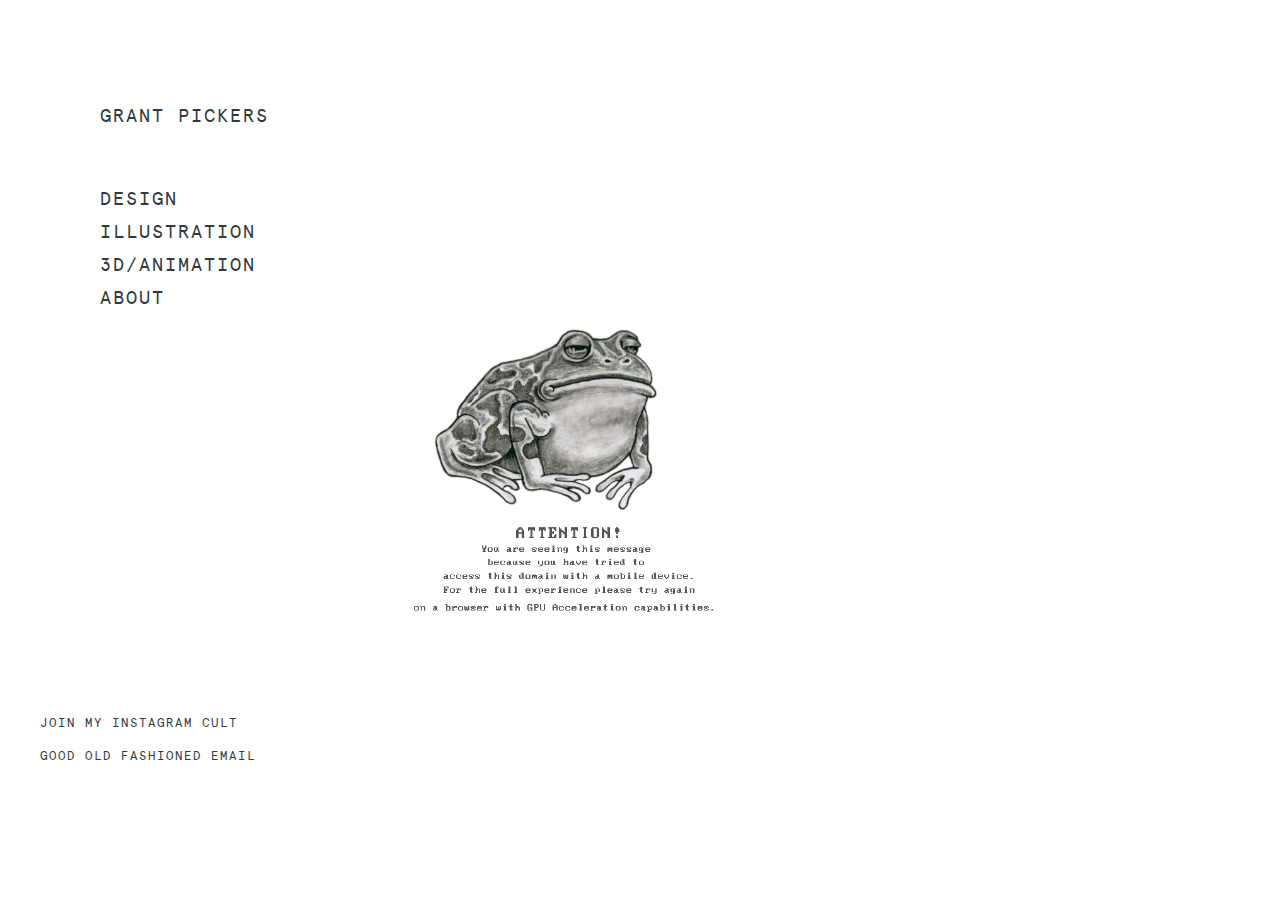
<file: index.html>
<doctype !html>
<html>
<head>
<meta name="viewport" content="width=device-width, initial-scale=1">
<link rel="stylesheet" type="text/css" href="./css/style.css">
</head>
<div class="wrapper">
  <header class="header"><a href=index.html>GRANT PICKERS</a></header>
  <aside class="sidebar">
<a href=design.html>Design</a></br>
<a href=illustration.html>Illustration</a></br>
<a href=3d.html>3D/Animation</a></br>
<a href=about.html>About</a></br>
</aside>
  <article class="content">
<div class="row">
 <div class="column">
    <img src=images/img_1.png>
  </div>
</div>
</div>
<a href=https://www.instagram.com/ahlworthington>Join my instagram cult</a>
  </article>
  <footer class="footer"><a href="mailto:grantpickers@gmail.com?
  Subject= Send Help">GOOD OLD FASHIONED EMAIL</a></footer>
</div>




<script src="css/changer.js">


</body>
</html>
</file>
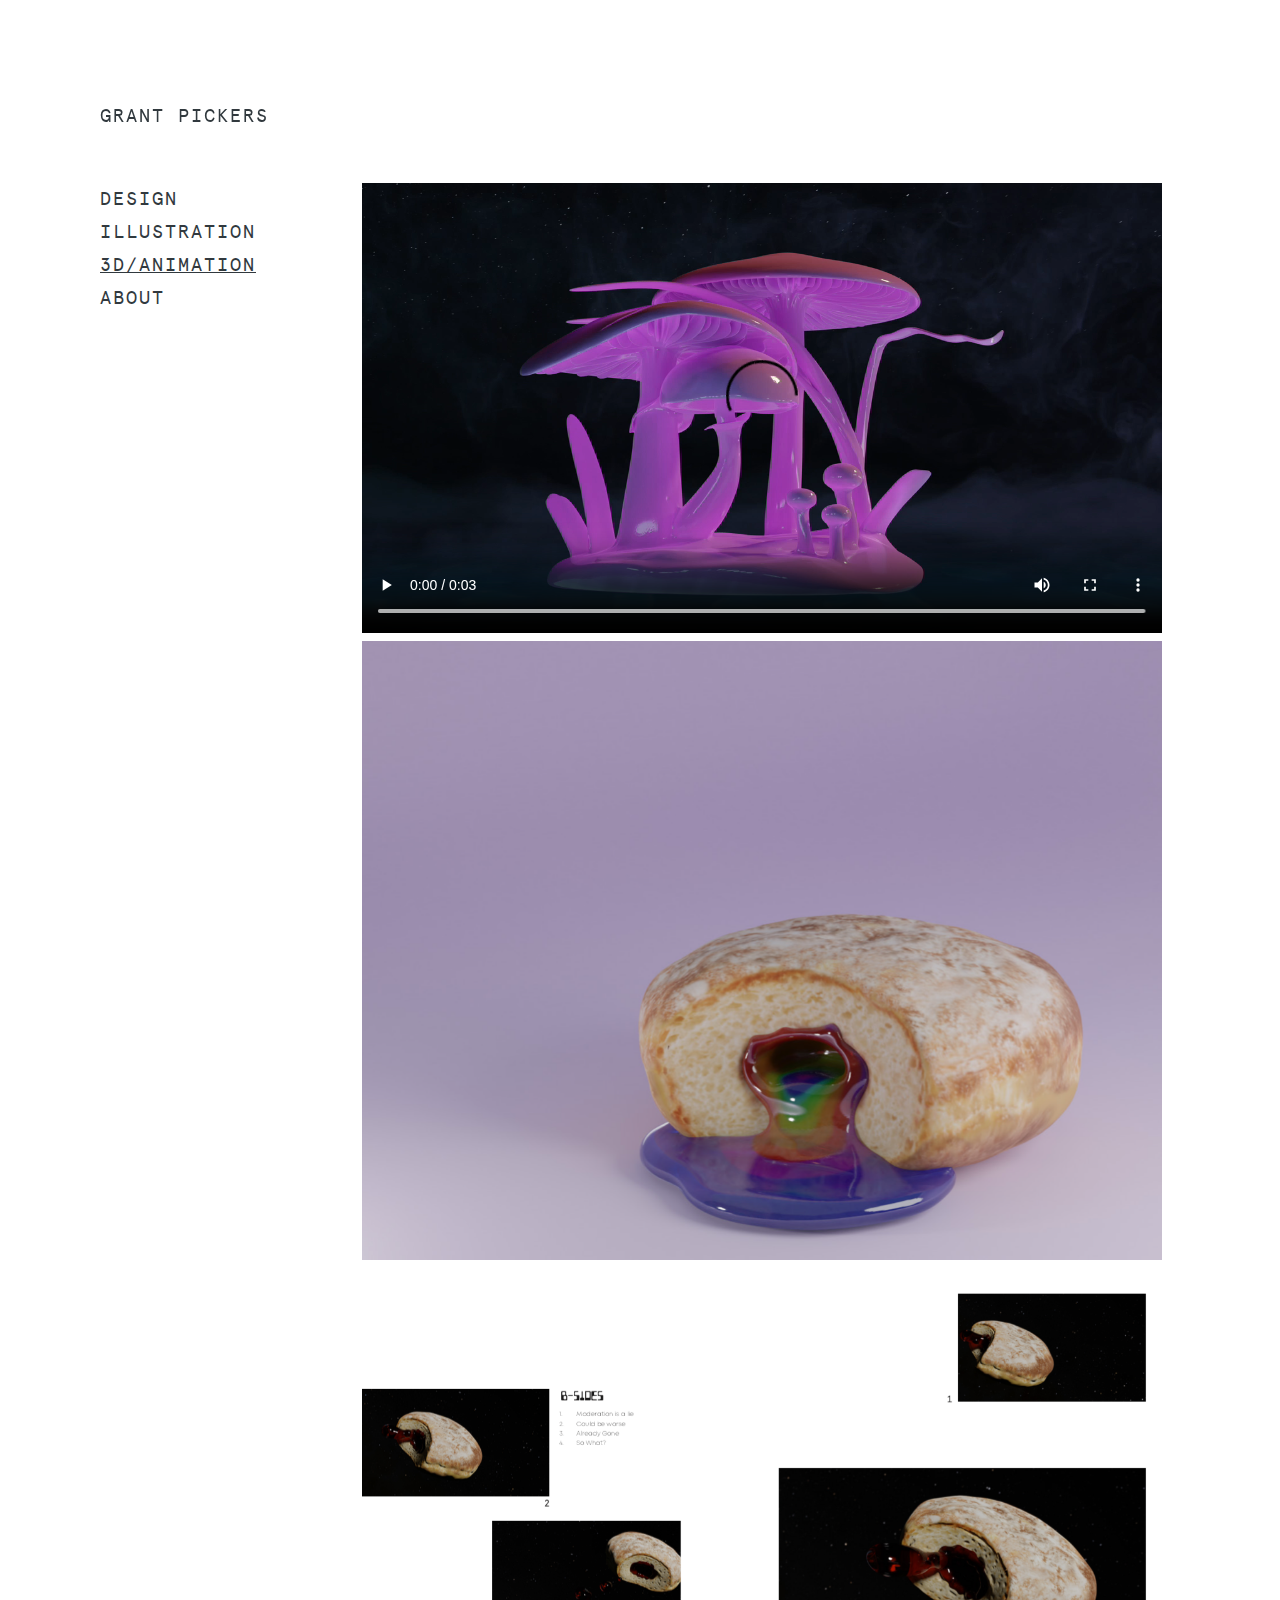
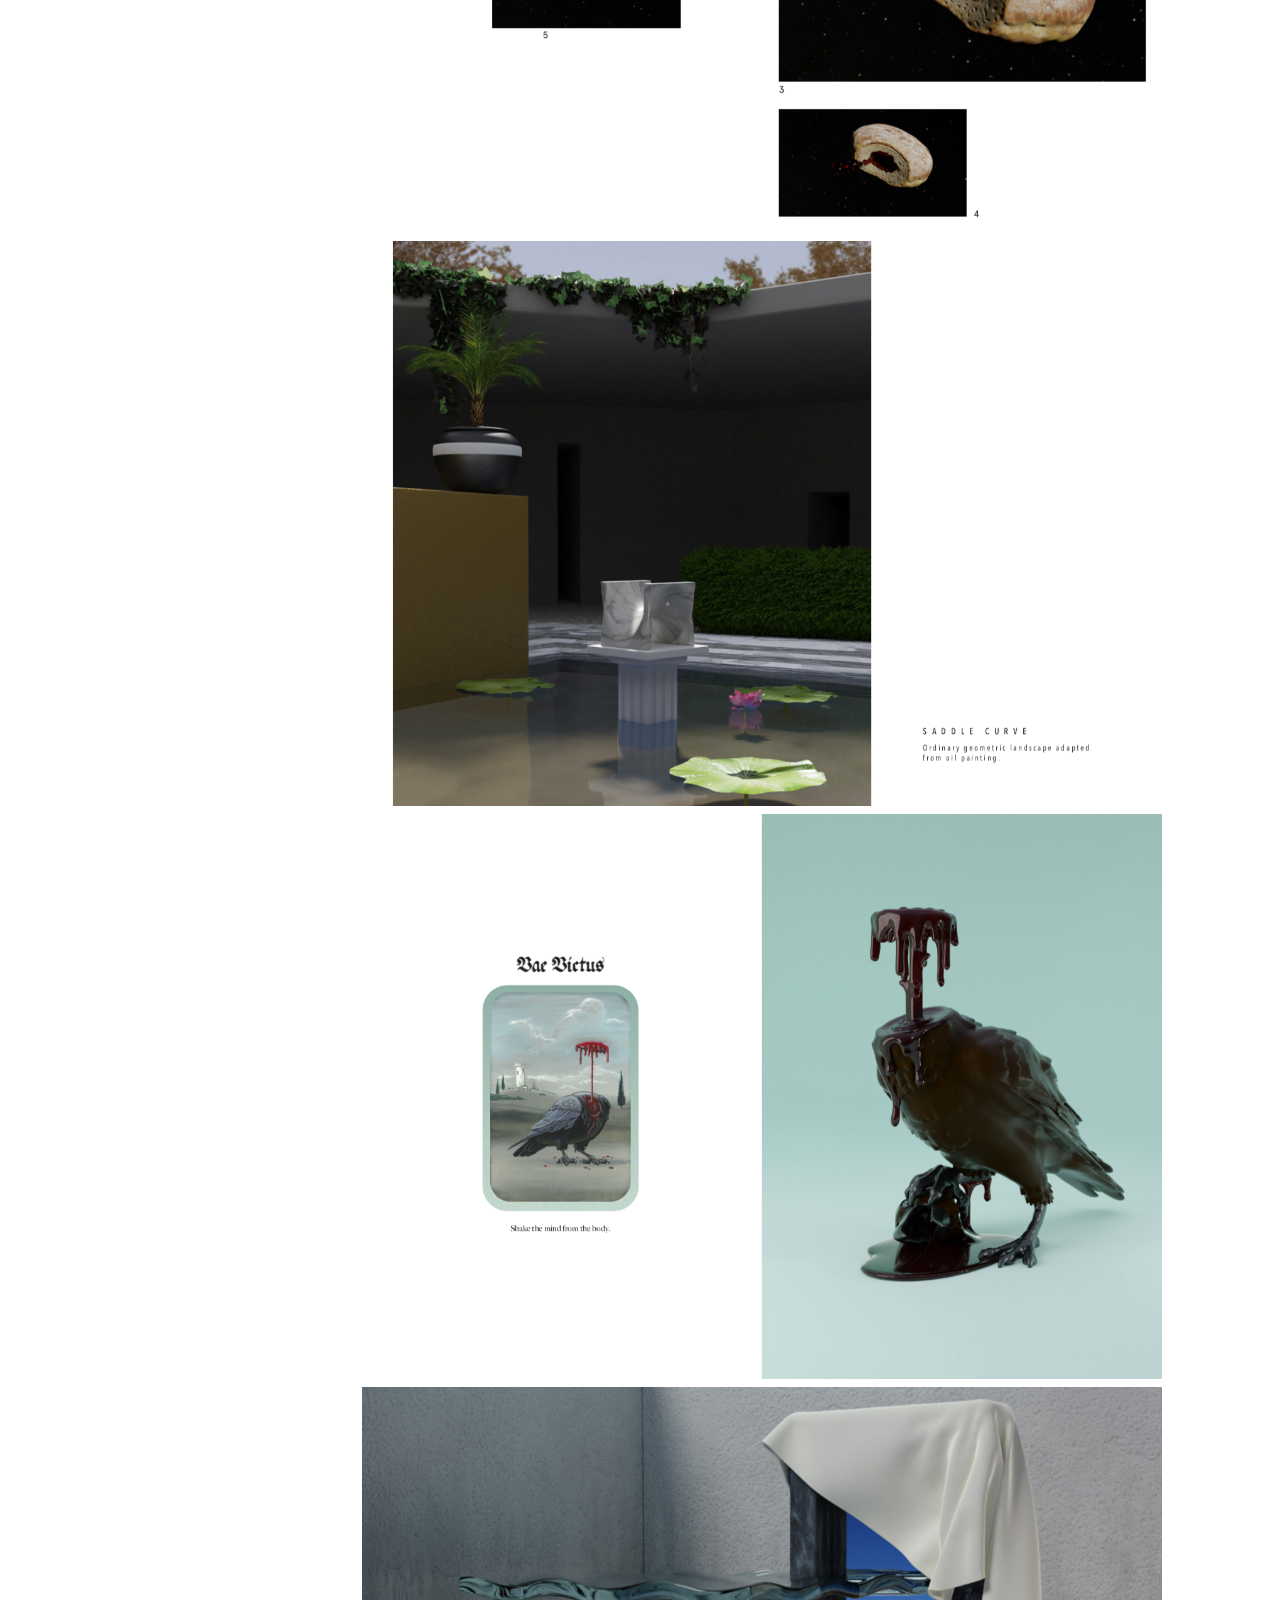
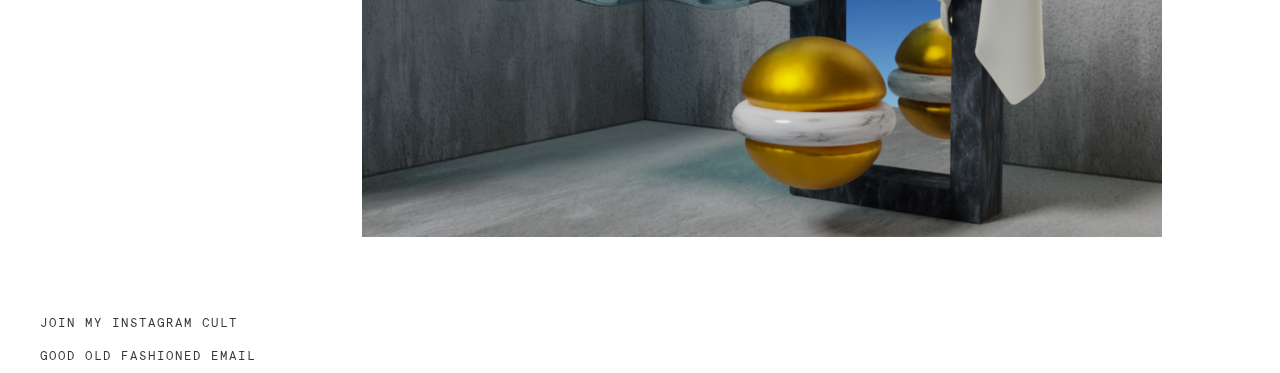
<file: 3d.html>
<doctype !html>
<html>
<head>
<meta name="viewport" content="width=device-width, initial-scale=1">
<link rel="stylesheet" type="text/css" href="./css/style.css">
<link href="https://fonts.googleapis.com/css?family=Press+Start+2P&display=swap" rel="stylesheet">
</head>
<div class="wrapper">
  <header class="header"><a href=index.html>GRANT PICKERS</a></header>
  <aside class="sidebar">
<a href=design.html>DESIGN</a></br>
<a href=illustration.html>ILLUSTRATION</a></br>
<u>3D/ANIMATION</u></br>
<a href=about.html>ABOUT</a></br>
</aside>
  <article class="content">
<div class="row">
 <div class="columnv">
 <video controls id="vid" loop>
  <source src=softvid.mp4 type=video/mp4>
  Your browser does not support the video tag.
</video>
    <img src=images/rainbow.png>
    <img src=images/nutspread.png>
    <img src=images/saddle.png>
    <img src=images/headbird.png>
    <img src=images/vanity.png>
  </div>
</div>

</div>
</div>
<a href=https://www.instagram.com/ahlworthington>Join my instagram cult</a>
  </article>
  <footer class="footer"><a href="mailto:grantpickers@gmail.com?
  Subject= Send Help">GOOD OLD FASHIONED EMAIL</a></footer>
</div>




<script src="css/changer.js">
<script src="https://gist.github.com/joeyespo/ffb54e5c5d27f762713c.js"></script>


</body>
</html>
</file>
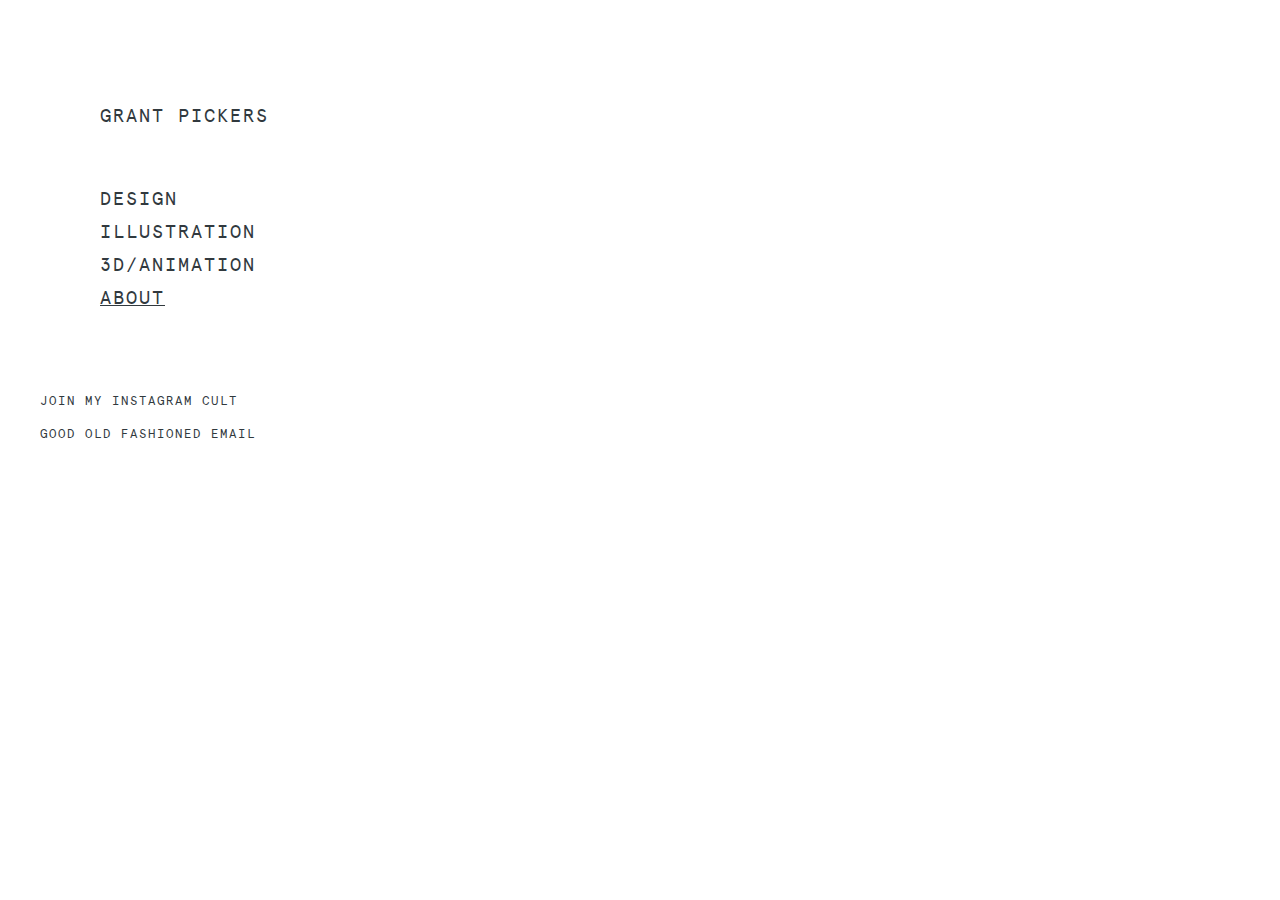
<file: about.html>
<doctype !html>
<html>
<head>
<meta name="viewport" content="width=device-width, initial-scale=1">
<link rel="stylesheet" type="text/css" href="./css/style.css">
<link href="https://fonts.googleapis.com/css?family=Press+Start+2P&display=swap" rel="stylesheet">
</head>
<div class="wrapper">
  <header class="header"><a href=index.html>GRANT PICKERS</a></header>
  <aside class="sidebar">
<a href=design.html>Design</a></br>
<a href=illustration.html>Illustration</a></br>
<a href=3d.html>3D/Animation</a></br>
<u>About</u></br>
</aside>
  <article class="content">
<div class="row">
 <div class="column">
  </div>
</div>
</div>
<a href=https://www.instagram.com/ahlworthington>Join my instagram cult</a>
  </article>
  <footer class="footer"><a href="mailto:grantpickers@gmail.com?
  Subject= Send Help">GOOD OLD FASHIONED EMAIL</a></footer>
</div>




<script src="css/changer.js">
<script src="https://gist.github.com/joeyespo/ffb54e5c5d27f762713c.js"></script>


</body>
</html>
</file>
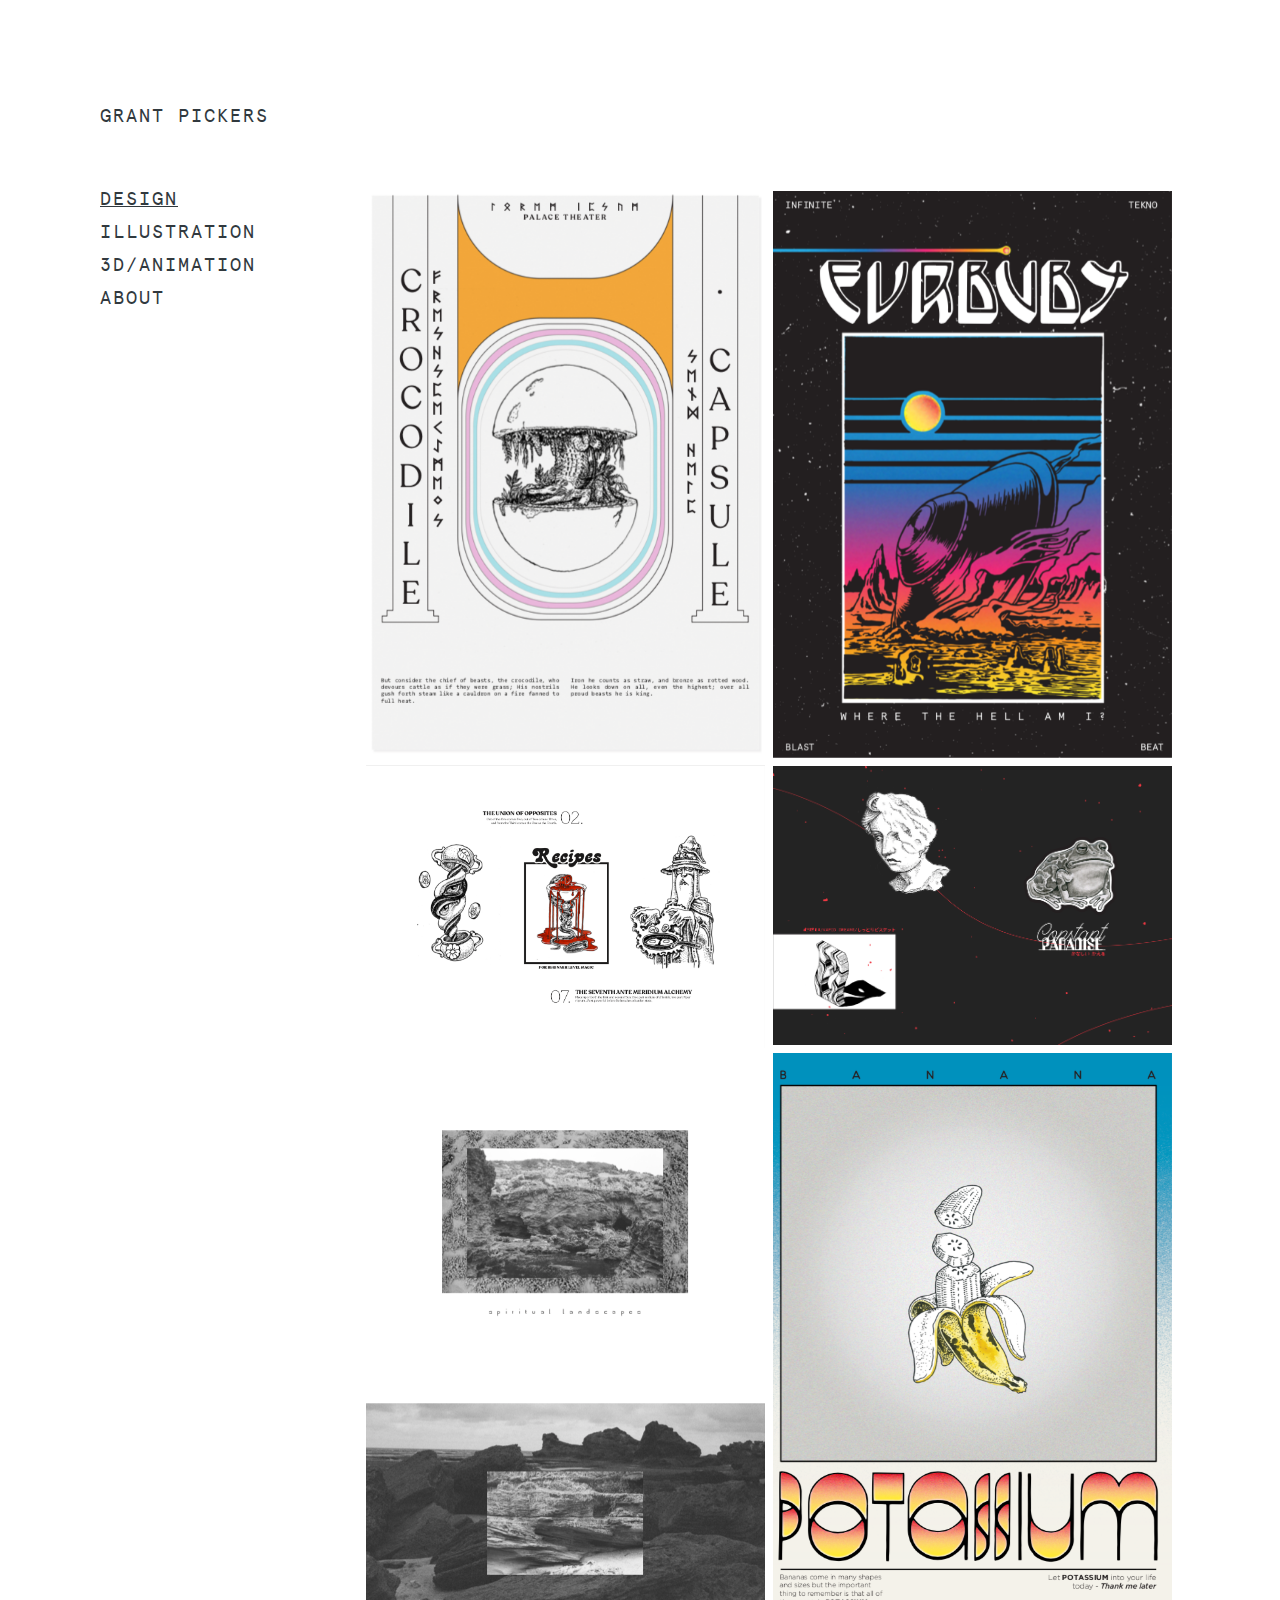
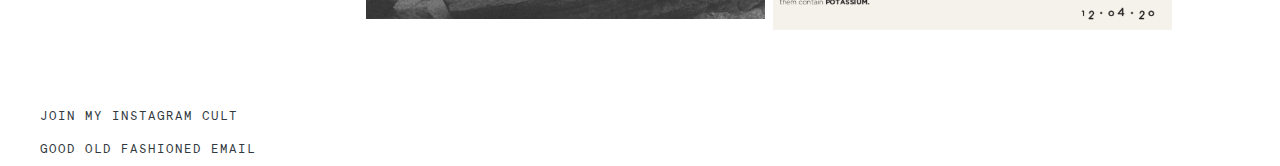
<file: design.html>
<doctype !html>
<html>
<head>
<meta name="viewport" content="width=device-width, initial-scale=1">
<link rel="stylesheet" type="text/css" href="./css/style.css">
<link href="https://fonts.googleapis.com/css?family=Press+Start+2P&display=swap" rel="stylesheet">
</head>
<div class="wrapper">
  <header class="header"><a href=index.html>GRANT PICKERS</a></header>
  <aside class="sidebar">
<u>Design</u></br>
<a href=illustration.html>Illustration</a></br>
<a href=3d.html>3D/Animation</a></br>
<a href=about.html>About</a></br>
</aside>
  <article class="content">
<div class="row">
 <div class="column">
    <img src=images/crocodile.png>
    <img src=images/wiz.png>
    <img src=images/photopage.png>
  </div>
  <div class="column">
    <img src=images/space.png>
    <img src=images/headspread.png>
    <img src=images/banana.png>
  </div>

</div>
</div>
<a href=https://www.instagram.com/ahlworthington>Join my instagram cult</a>
  </article>
  <footer class="footer"><a href="mailto:grantpickers@gmail.com?
  Subject= Send Help">GOOD OLD FASHIONED EMAIL</a></footer>
</div>




<script src="css/changer.js">
<script src="https://gist.github.com/joeyespo/ffb54e5c5d27f762713c.js"></script>


</body>
</html>
</file>
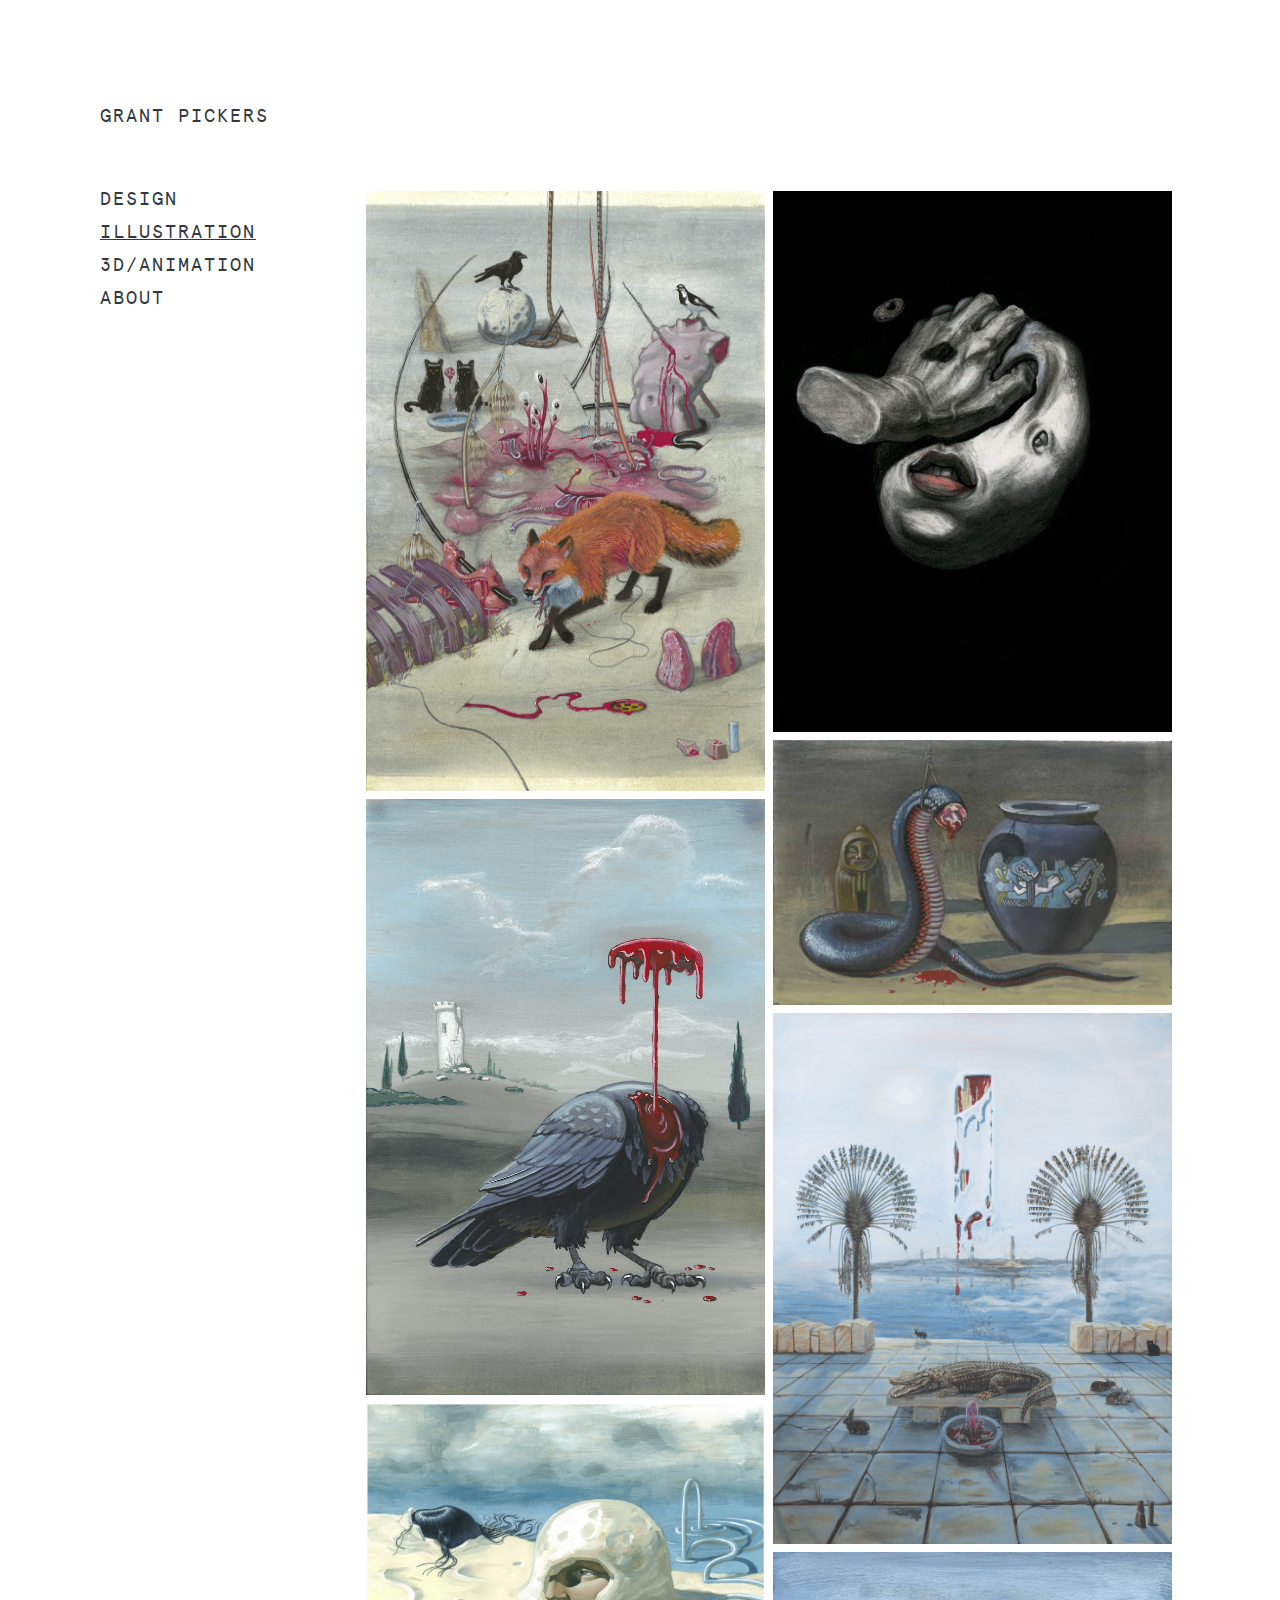
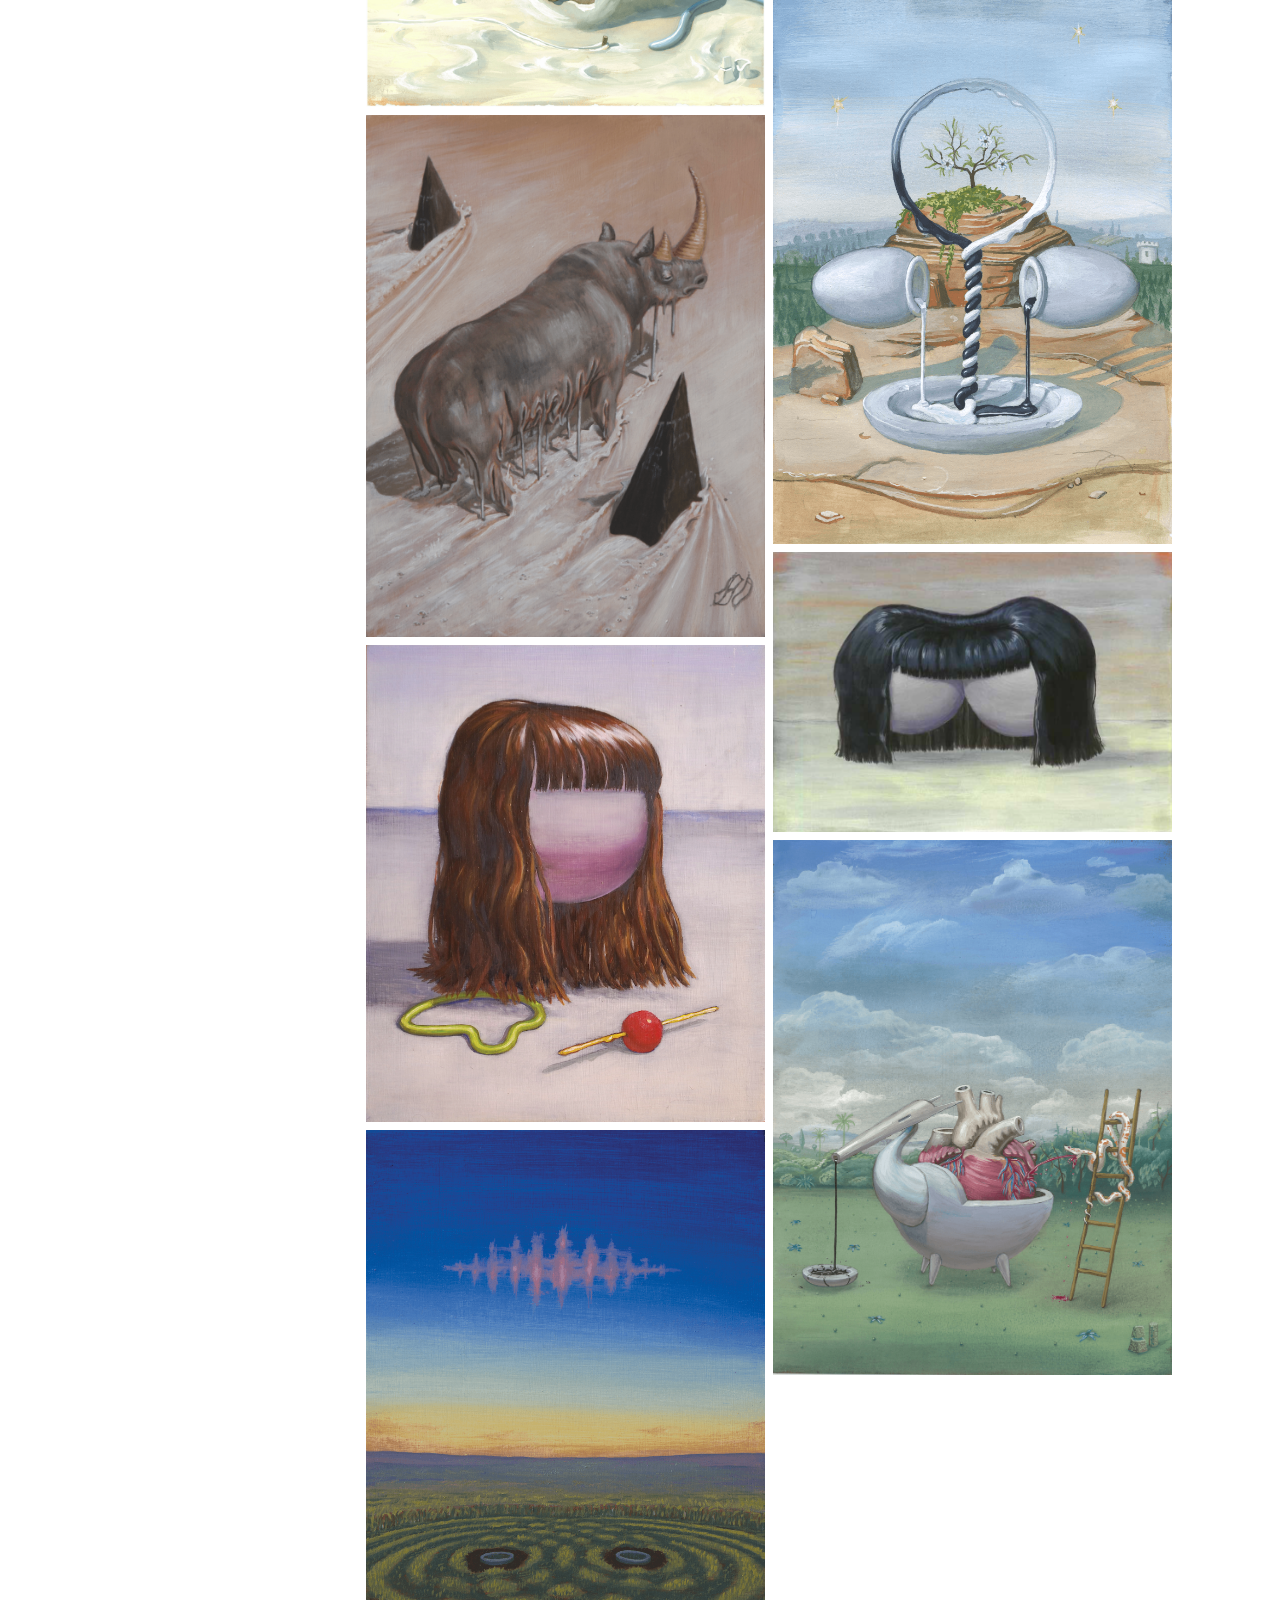
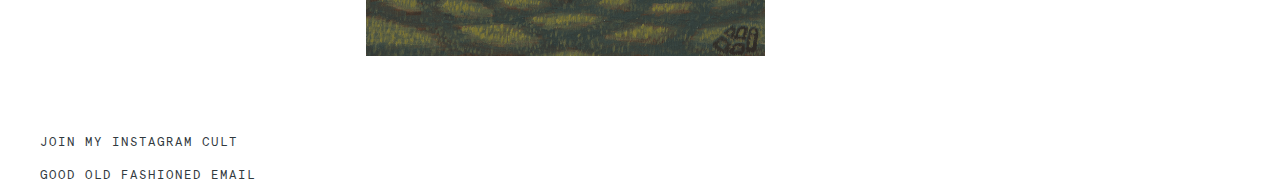
<file: Illustration.html>
<doctype !html>
<html>
<head>
<meta name="viewport" content="width=device-width, initial-scale=1">
<link rel="stylesheet" type="text/css" href="./css/style.css">
<link href="https://fonts.googleapis.com/css?family=Press+Start+2P&display=swap" rel="stylesheet">
</head>
<div class="wrapper">
  <header class="header"><a href=index.html>GRANT PICKERS</a></header>
  <aside class="sidebar">
<a href=design.html>Design</a></br>
<u>Illustration</u></br>
<a href=3d.html>3D/Animation</a></br>
<a href=about.html>About</a></br>
</aside>
  <article class="content">
<div class="row">
 <div class="column">
    <img src=images/fox.png>
    <img src=images/ego.png>
    <img src=images/sand.png>
    <img src=images/rhino.png>
    <img src=images/fringe.png>
    <img src=images/pattern.png>
  </div>
  <div class="column">
    <img src=images/facepalm.png>
    <img src=images/headless.png>
    <img src=images/crock.png>
    <img src=images/union.png>
    <img src=images/fringe2.png>
    <img src=images/heart.png>
  </div>
</div>
</div>
<a href=https://www.instagram.com/ahlworthington>Join my instagram cult</a>
  </article>
  <footer class="footer"><a href="mailto:grantpickers@gmail.com?
  Subject= Send Help">GOOD OLD FASHIONED EMAIL</a></footer>
</div>




<script src="css/changer.js">
<script src="https://gist.github.com/joeyespo/ffb54e5c5d27f762713c.js"></script>


</body>
</html>
</file>
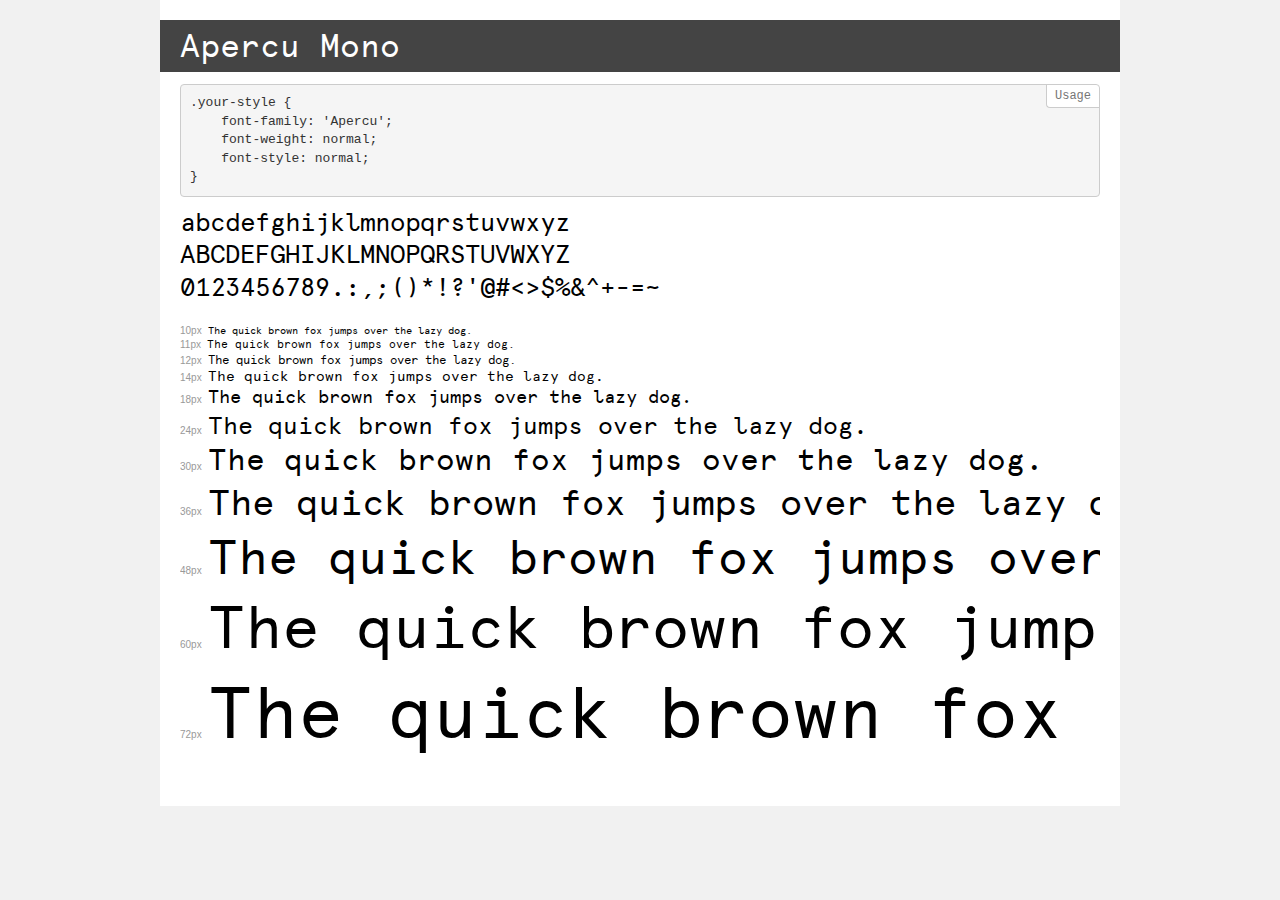
<file: css/fonts/demo.html>
<!DOCTYPE html>
<html>
<head>
    <meta charset="utf-8">
    <meta http-equiv="X-UA-Compatible" content="IE=edge">
    <meta name="viewport" content="width=device-width, initial-scale=1">
    <meta name="robots" content="noindex, noarchive">
    <meta name="format-detection" content="telephone=no">
    <title>Transfonter demo</title>
    <link href="stylesheet.css" rel="stylesheet">
    <style>
        /*
        http://meyerweb.com/eric/tools/css/reset/
        v2.0 | 20110126
        License: none (public domain)
        */
        html, body, div, span, applet, object, iframe,
        h1, h2, h3, h4, h5, h6, p, blockquote, pre,
        a, abbr, acronym, address, big, cite, code,
        del, dfn, em, img, ins, kbd, q, s, samp,
        small, strike, strong, sub, sup, tt, var,
        b, u, i, center,
        dl, dt, dd, ol, ul, li,
        fieldset, form, label, legend,
        table, caption, tbody, tfoot, thead, tr, th, td,
        article, aside, canvas, details, embed,
        figure, figcaption, footer, header, hgroup,
        menu, nav, output, ruby, section, summary,
        time, mark, audio, video {
            margin: 0;
            padding: 0;
            border: 0;
            font-size: 100%;
            font: inherit;
            vertical-align: baseline;
        }
        /* HTML5 display-role reset for older browsers */
        article, aside, details, figcaption, figure,
        footer, header, hgroup, menu, nav, section {
            display: block;
        }
        body {
            line-height: 1;
        }
        ol, ul {
            list-style: none;
        }
        blockquote, q {
            quotes: none;
        }
        blockquote:before, blockquote:after,
        q:before, q:after {
            content: '';
            content: none;
        }
        table {
            border-collapse: collapse;
            border-spacing: 0;
        }
        /* common styles */
        body {
            background: #f1f1f1;
            color: #000;
        }
        .page {
            background: #fff;
            width: 920px;
            margin: 0 auto;
            padding: 20px 20px 0 20px;
            overflow: hidden;
        }
        .font-container {
            overflow-x: auto;
            overflow-y: hidden;
            margin-bottom: 40px;
            line-height: 1.3;
            white-space: nowrap;
            padding-bottom: 5px;
        }
        h1 {
            position: relative;
            background: #444;
            font-size: 32px;
            color: #fff;
            padding: 10px 20px;
            margin: 0 -20px 12px -20px;
        }
        .letters {
            font-size: 25px;
            margin-bottom: 20px;
        }
        .s10:before {
            content: '10px';
        }
        .s11:before {
            content: '11px';
        }
        .s12:before {
            content: '12px';
        }
        .s14:before {
            content: '14px';
        }
        .s18:before {
            content: '18px';
        }
        .s24:before {
            content: '24px';
        }
        .s30:before {
            content: '30px';
        }
        .s36:before {
            content: '36px';
        }
        .s48:before {
            content: '48px';
        }
        .s60:before {
            content: '60px';
        }
        .s72:before {
            content: '72px';
        }
        .s10:before, .s11:before, .s12:before, .s14:before,
        .s18:before, .s24:before, .s30:before, .s36:before,
        .s48:before, .s60:before, .s72:before {
            font-family: Arial, sans-serif;
            font-size: 10px;
            font-weight: normal;
            font-style: normal;
            color: #999;
            padding-right: 6px;
        }
        pre {
            display: block;
            position: relative;
            padding: 9px;
            margin: 0 0 10px;
            font-family: Monaco, Menlo, Consolas, "Courier New", monospace !important;
            font-size: 13px;
            line-height: 1.428571429;
            color: #333;
            font-weight: normal !important;
            font-style: normal !important;
            background-color: #f5f5f5;
            border: 1px solid #ccc;
            overflow-x: auto;
            border-radius: 4px;
        }
        pre:after {
            display: block;
            position: absolute;
            right: 0;
            top: 0;
            content: 'Usage';
            line-height: 1;
            padding: 5px 8px;
            font-size: 12px;
            color: #767676;
            background-color: #fff;
            border: 1px solid #ccc;
            border-right: none;
            border-top: none;
            border-radius: 0 4px 0 4px;
            z-index: 10;
        }
        /* responsive */
        @media (max-width: 959px) {
            .page {
                width: auto;
                margin: 0;
            }
        }
    </style>
</head>
<body>
<div class="page">
    <div class="demo" style="font-family: 'Apercu'; font-weight: normal; font-style: normal;">
        <h1>Apercu Mono</h1>
        <pre>.your-style {
    font-family: 'Apercu';
    font-weight: normal;
    font-style: normal;
}</pre>
        <div class="font-container">
            <p class="letters">
                abcdefghijklmnopqrstuvwxyz<br>
ABCDEFGHIJKLMNOPQRSTUVWXYZ<br>
                0123456789.:,;()*!?'@#<>$%&^+-=~
            </p>
            <p class="s10" style="font-size: 10px;">The quick brown fox jumps over the lazy dog.</p>
            <p class="s11" style="font-size: 11px;">The quick brown fox jumps over the lazy dog.</p>
            <p class="s12" style="font-size: 12px;">The quick brown fox jumps over the lazy dog.</p>
            <p class="s14" style="font-size: 14px;">The quick brown fox jumps over the lazy dog.</p>
            <p class="s18" style="font-size: 18px;">The quick brown fox jumps over the lazy dog.</p>
            <p class="s24" style="font-size: 24px;">The quick brown fox jumps over the lazy dog.</p>
            <p class="s30" style="font-size: 30px;">The quick brown fox jumps over the lazy dog.</p>
            <p class="s36" style="font-size: 36px;">The quick brown fox jumps over the lazy dog.</p>
            <p class="s48" style="font-size: 48px;">The quick brown fox jumps over the lazy dog.</p>
            <p class="s60" style="font-size: 60px;">The quick brown fox jumps over the lazy dog.</p>
            <p class="s72" style="font-size: 72px;">The quick brown fox jumps over the lazy dog.</p>
        </div>
    </div>
</div>
</body>
</html>
</file>
<file: css/style.css>
*, *:before, *:after {
  box-sizing: border-box;
}
@font-face {
    font-family: 'Apercu-Mono';
    src: url('fonts/Apercu-Mono.woff2') format('woff2'),
         url('fonts/Apercu-Mono.woff') format('woff');
    font-weight: normal;
    font-style: normal;
}

body {
  margin: 0px;
  padding: 40px;
  font-family: 'Apercu-Mono';
    text-transform: normal;
    line-height: 33px;
    background-color: white;
    font-size: 12px;
    text-transform: uppercase;
    letter-spacing: 2px;
    height: 100%;
    width: 100%;
}



h1, p {
  margin: 0 0 1em 0;
}

/* no grid support? */
.sidebar {
  float: left;
  max-width: 24%;


}

.content {
  float: right;
  width: 77%;
  font-size: 10px

}

/* make a grid */
.wrapper {
  max-width: flex, auto;
  margin: fit, auto;
  padding: 40px;

}

.wrapper > * {
  background-color: #ffffff;
  color: #31393E;
  border-radius: 5px;
  padding: 20px;
  font-size: 150%;
  /* needed for the floated layout*/
  margin-bottom: 10px;
}



.row {
  display: flex;
  flex-wrap: wrap;
  padding: 0 4px;
}

/* unvisited link */
a:link {
  color: #31393E;
  text-decoration: none;
}

/* visited link */
a:visited {
    color: #31393E;
}

/* mouse over link */
a:hover {
  color: red;
}

/* selected link */
a.active {
    color: #31393E;
  text-decoration: none;
  }

#vid {
    width: 800px;
    height: flex;
}

.clearfix {
  overflow: auto;
}

/* Create four equal columns that sits next to each other */
.column {
  flex: 50%;
  max-width: 50%;
  padding: 0 4px;
    font-size: 10px
}

.column img {
  margin-top: 8px;
  vertical-align: middle;
  width: 100%;
}

.columnv img {
  margin-top: 8px;
  vertical-align: middle;
  width: 800px;
}

/* Responsive layout - makes a two column-layout instead of four columns */
@media screen and (max-width: 800px) {
  .column {
    flex: 90%;
    max-width: 90%;
  }
}

/* Responsive layout - makes the two columns stack on top of each other instead of next to each other */
@media screen and (max-width: 600px) {
  .content {
    width: 100%;
  }
}
.header, .footer {
  grid-column: 1 / -1;
  font-family: 'Apercu-Mono', 'Press Start 2P';
  /* needed for the floated layout */
  clear: both;
}


/* We need to set the widths used on floated items back to auto, and remove the bottom margin as when we have grid we have gaps. */
@supports (display: grid) {
  .wrapper > * {
    margin: flex;
  }
}

.wrapper:after {
    content: " ";
    display: block;
    clear: both;
    height: 0;
}
</file>
<file: css/fonts/stylesheet.css>
@font-face {
    font-family: 'Apercu';
    src: url('Apercu-Mono.woff2') format('woff2'),
        url('Apercu-Mono.woff') format('woff');
    font-weight: normal;
    font-style: normal;
}
</file>
